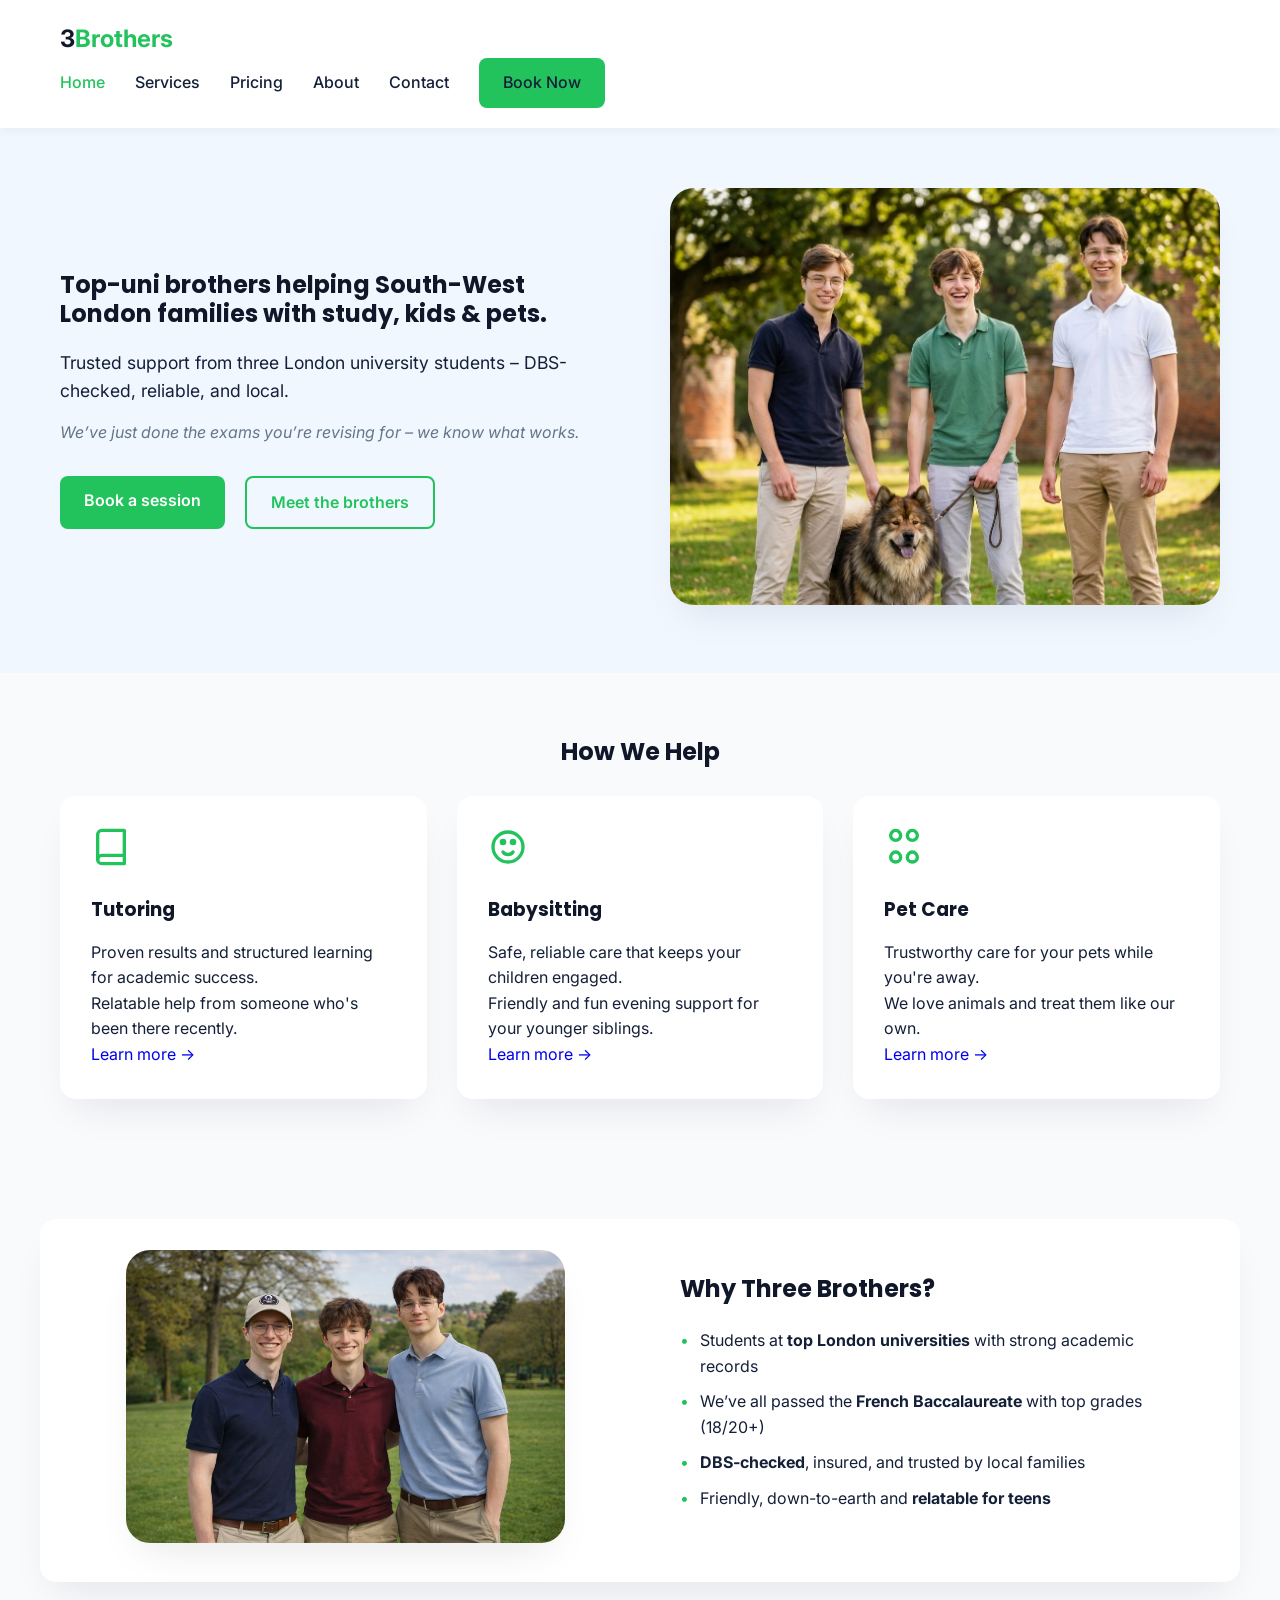
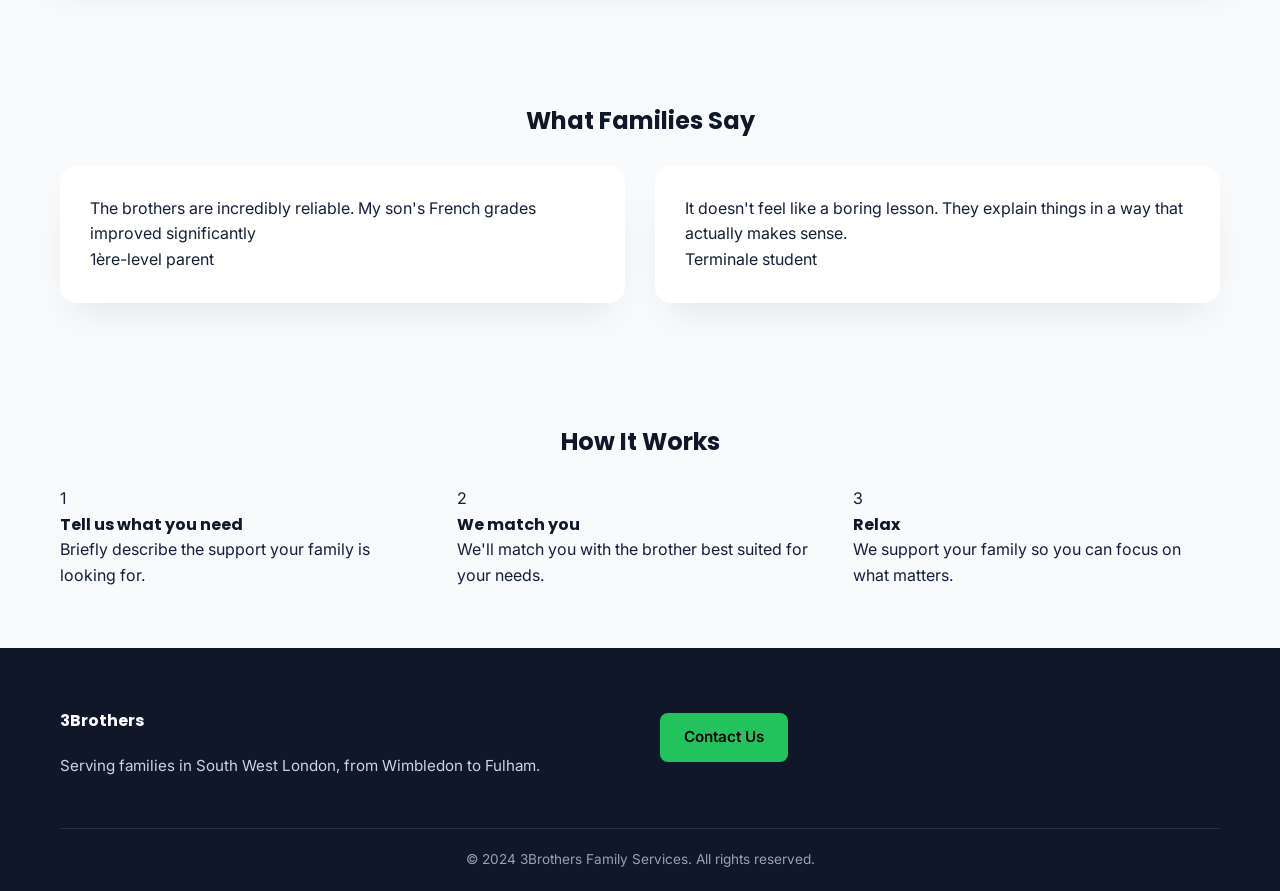
<file: index.html>
<!DOCTYPE html>
<html lang="en">

<head>
    <meta charset="UTF-8">
    <meta name="viewport" content="width=device-width, initial-scale=1.0">
    <title>3Brothers | Premier Family Services in SW London</title>
    <meta name="description"
        content="Trusted Math and French tutoring, babysitting, and pet care by three London university students. Reliable support for families in Wimbledon to Fulham.">
    <link rel="stylesheet" href="style.css">
</head>

<body>

    <header>
        <div class="container nav">
            <a href="index.html" class="logo">3<span>Brothers</span></a>
            <div class="nav-links">
                <a href="index.html" class="active-link">Home</a>
                <a href="services.html">Services</a>
                <a href="pricing.html">Pricing</a>
                <a href="about.html">About</a>
                <a href="contact.html">Contact</a>
                <a href="contact.html" class="btn btn-primary">Book Now</a>
            </div>
            <!-- Mobile Menu Toggle Placeholder -->
            <button class="menu-toggle" id="menu-toggle" aria-label="Toggle Menu">
                <span></span>
                <span></span>
                <span></span>
            </button>
        </div>
    </header>

    <main>
        <!-- Hero Section -->
        <section class="hero">
            <div class="container hero-grid">
                <div class="hero-text">
                    <h1>Top-uni brothers helping South-West London families with study, kids & pets.</h1>
                    <p class="parent-sub">Trusted support from three London university students – DBS-checked, reliable,
                        and local.</p>
                    <p class="student-sub">We’ve just done the exams you’re revising for – we know what works.</p>
                    <div class="hero-btns">
                        <a href="contact.html" class="btn btn-primary">Book a session</a>
                        <a href="about.html" class="btn btn-outline">Meet the brothers</a>
                    </div>
                </div>
                <div class="hero-image reveal-up reveal">
                    <img src="3Bros_01.png" alt="Elouan, Valérian and Timéo" class="premium-img">
                </div>
            </div>
        </section>

        <!-- Services Strip -->
        <section class="services-strip">
            <div class="container section-header">
                <h2>How We Help</h2>
            </div>
            <div class="container grid-3">
                <div class="card service-card glass-card reveal">
                    <div class="icon-svg">
                        <svg width="40" height="40" viewBox="0 0 24 24" fill="none" stroke="currentColor"
                            stroke-width="2" stroke-linecap="round" stroke-linejoin="round" class="mint-icon">
                            <path d="M4 19.5A2.5 2.5 0 0 1 6.5 17H20"></path>
                            <path d="M6.5 2H20v20H6.5A2.5 2.5 0 0 1 4 19.5v-15A2.5 2.5 0 0 1 6.5 2z"></path>
                        </svg>
                    </div>
                    <h3>Tutoring</h3>
                    <p class="text-parent">Proven results and structured learning for academic success.</p>
                    <p class="text-student">Relatable help from someone who's been there recently.</p>
                    <a href="services.html#tutoring" class="learn-more">Learn more →</a>
                </div>
                <div class="card service-card glass-card reveal">
                    <div class="icon-svg">
                        <svg width="40" height="40" viewBox="0 0 24 24" fill="none" stroke="currentColor"
                            stroke-width="2" stroke-linecap="round" stroke-linejoin="round" class="mint-icon">
                            <path d="M12 21a9 9 0 1 0 0-18 9 9 0 0 0 0 18z"></path>
                            <path d="M9 10a1 1 0 1 0 0-2 1 1 0 0 0 0 2z"></path>
                            <path d="M15 10a1 1 0 1 0 0-2 1 1 0 0 0 0 2z"></path>
                            <path d="M9 15c.66 1 2 1.5 3 1.5s2.34-.5 3-1.5"></path>
                        </svg>
                    </div>
                    <h3>Babysitting</h3>
                    <p class="text-parent">Safe, reliable care that keeps your children engaged.</p>
                    <p class="text-student">Friendly and fun evening support for your younger siblings.</p>
                    <a href="services.html#babysitting" class="learn-more">Learn more →</a>
                </div>
                <div class="card service-card glass-card reveal">
                    <div class="icon-svg">
                        <svg width="40" height="40" viewBox="0 0 24 24" fill="none" stroke="currentColor"
                            stroke-width="2" stroke-linecap="round" stroke-linejoin="round" class="mint-icon">
                            <path
                                d="M10 5.172C10 3.742 8.828 2 7 2c-1.828 0-3 1.742-3 3.172 0 1.43 1.172 2.828 3 2.828 1.828 0 3-1.398 3-2.828z">
                            </path>
                            <path
                                d="M20 5.172C20 3.742 18.828 2 17 2c-1.828 0-3 1.742-3 3.172 0 1.43 1.172 2.828 3 2.828 1.828 0 3-1.398 3-2.828z">
                            </path>
                            <path
                                d="M7 15c-1.828 0-3 1.742-3 3.172 0 1.43 1.172 2.828 3 2.828 1.828 0 3-1.398 3-2.828C10 16.742 8.828 15 7 15z">
                            </path>
                            <path
                                d="M17 15c-1.828 0-3 1.742-3 3.172 0 1.43 1.172 2.828 3 2.828 1.828 0 3-1.398 3-2.828C20 16.742 18.828 15 17 15z">
                            </path>
                        </svg>
                    </div>
                    <h3>Pet Care</h3>
                    <p class="text-parent">Trustworthy care for your pets while you're away.</p>
                    <p class="text-student">We love animals and treat them like our own.</p>
                    <a href="services.html#pet-care" class="learn-more">Learn more →</a>
                </div>
            </div>
        </section>

        <!-- Why Three Brothers -->
        <section class="why-us">
            <div class="container card glass-card reveal">
                <div class="service-content">
                    <div class="service-img reveal-up reveal" style="max-width: 80%; margin: 0 auto;">
                        <img src="3Bros_02.png" alt="The 3 Brothers" class="premium-img">
                    </div>
                    <div class="service-text">
                        <h2>Why Three Brothers?</h2>
                        <ul class="benefits-list">
                            <li>Students at <strong>top London universities</strong> with strong academic records</li>
                            <li>We’ve all passed the <strong>French Baccalaureate</strong> with top grades (18/20+)</li>
                            <li><strong>DBS-checked</strong>, insured, and trusted by local families</li>
                            <li>Friendly, down-to-earth and <strong>relatable for teens</strong></li>
                        </ul>
                    </div>
                </div>
            </div>
        </section>

        <!-- testimonials -->
        <section class="testimonials">
            <div class="container section-header">
                <h2>What Families Say</h2>
            </div>
            <div class="container grid-2">
                <div class="card testimonial-card">
                    <p data-content="testimonial_1_quote">"The brothers are incredibly reliable. My son's French grades
                        improved significantly in just one
                        term."</p>
                    <span class="badge" data-content="testimonial_1_author">A-level parent</span>
                </div>
                <div class="card testimonial-card">
                    <p data-content="testimonial_2_quote">"It doesn't feel like a boring lesson. They explain things in
                        a way that actually makes sense."
                    </p>
                    <span class="badge" data-content="testimonial_2_author">Year 11 student</span>
                </div>
            </div>
        </section>

        <!-- How it works -->
        <section class="how-it-works">
            <div class="container section-header">
                <h2>How It Works</h2>
            </div>
            <div class="container grid-3">
                <div class="step">
                    <div class="step-num">1</div>
                    <h4>Tell us what you need</h4>
                    <p>Briefly describe the support your family is looking for.</p>
                </div>
                <div class="step">
                    <div class="step-num">2</div>
                    <h4>We match you</h4>
                    <p>We'll match you with the brother best suited for your needs.</p>
                </div>
                <div class="step">
                    <div class="step-num">3</div>
                    <h4>Relax</h4>
                    <p>We support your family so you can focus on what matters.</p>
                </div>
            </div>
        </section>
    </main>

    <footer>
        <div class="container">
            <div class="footer-content">
                <div class="footer-section">
                    <h4>3Brothers</h4>
                    <p>Serving families in South West London, from Wimbledon to Fulham.</p>
                </div>
                <div class="footer-section">
                    <a href="contact.html" class="btn btn-primary">Contact Us</a>
                </div>
            </div>
            <div class="footer-bottom">
                <p>&copy; 2024 3Brothers Family Services. All rights reserved.</p>
            </div>
        </div>
    </footer>

    <script src="content.js"></script>
    <script src="main.js"></script>
</body>

</html>
</file>
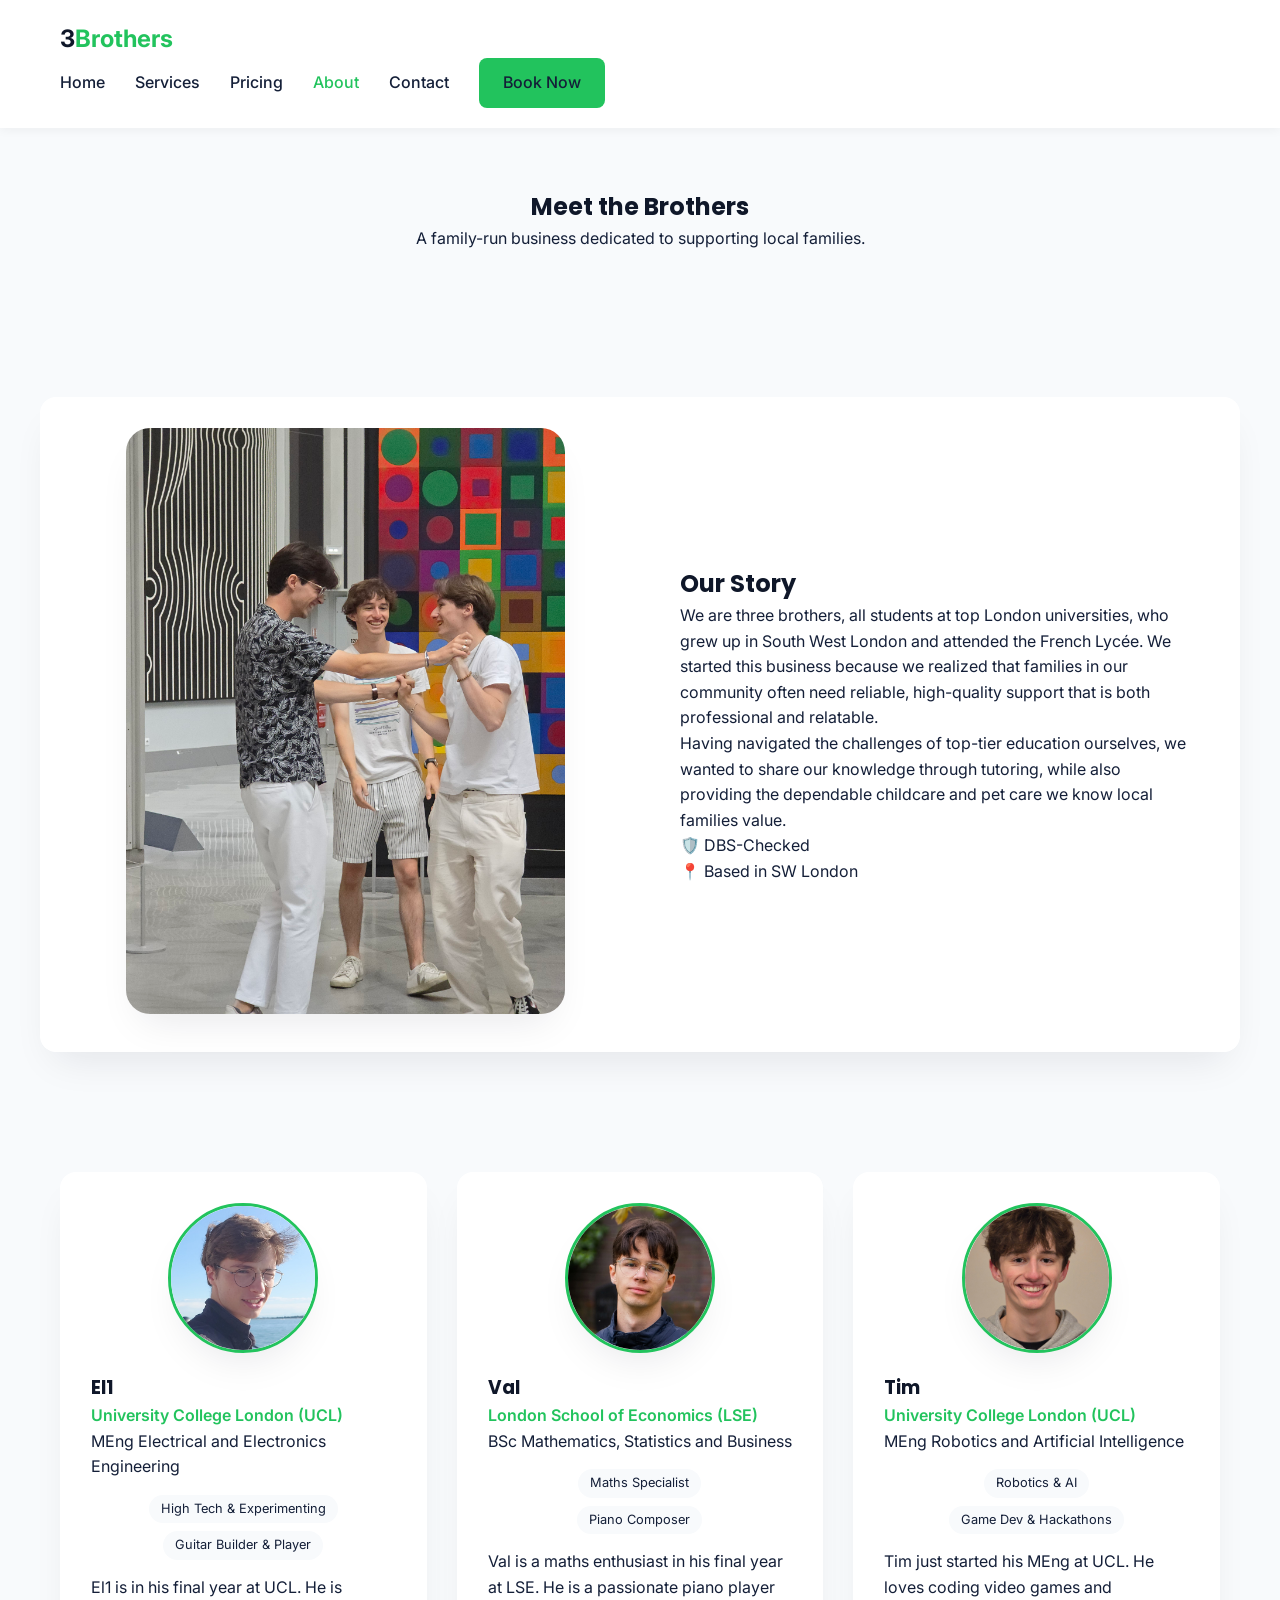
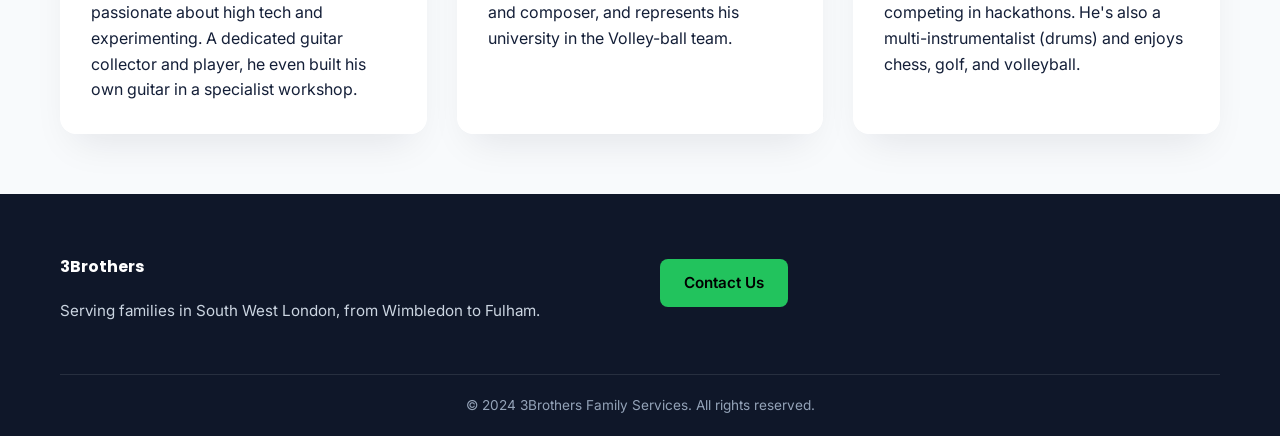
<file: about.html>
<!DOCTYPE html>
<html lang="en">

<head>
    <meta charset="UTF-8">
    <meta name="viewport" content="width=device-width, initial-scale=1.0">
    <title>About Us | 3Brothers</title>
    <meta name="description"
        content="Meet the three brothers: London university students providing trusted family support in South West London.">
    <link rel="stylesheet" href="style.css">
</head>

<body>

    <header>
        <div class="container nav">
            <a href="index.html" class="logo">3<span>Brothers</span></a>
            <div class="nav-links">
                <a href="index.html">Home</a>
                <a href="services.html">Services</a>
                <a href="pricing.html">Pricing</a>
                <a href="about.html" class="active-link">About</a>
                <a href="contact.html">Contact</a>
                <a href="contact.html" class="btn btn-primary">Book Now</a>
            </div>
            <button class="menu-toggle" id="menu-toggle" aria-label="Toggle Menu">
                <span></span>
                <span></span>
                <span></span>
            </button>
        </div>
    </header>

    <main>
        <section class="about-hero">
            <div class="container section-header">
                <h1>Meet the Brothers</h1>
                <p>A family-run business dedicated to supporting local families.</p>
            </div>
        </section>

        <section class="our-story">
            <div class="container card glass-card reveal">
                <div class="service-content">
                    <div class="service-img reveal-up reveal" style="max-width: 80%; margin: 0 auto;">
                        <img src="3Bros_03.jpg" alt="The 3 Brothers" class="premium-img">
                    </div>
                    <div class="service-text">
                        <h2>Our Story</h2>
                        <p>We are three brothers, all students at top London universities, 
                        who grew up in South West London and attended the French Lycée. 
                        We started this business because we realized that families in
                        our community often need reliable, high-quality support 
                        that is both professional and relatable.
                        </p>
                        <p>Having navigated the challenges of top-tier education ourselves, 
                        we wanted to share our knowledge through tutoring, 
                        while also providing the dependable childcare and 
                        pet care we know local families value.</p>
                        <div class="trust-markers">
                            <div class="marker">🛡️ <span>DBS-Checked</span></div>
                            <div class="marker">📍 <span>Based in SW London</span></div>
                        </div>
                    </div>
                </div>
            </div>
        </section>

        <section class="profiles">
            <div class="container grid-3">
                <!-- Brother 1 -->
                <div class="card profile-card glass-card reveal">
                    <div class="profile-img-container">
                        <img src="El_00.jpg" alt="Elouan" class="profile-img">
                    </div>
                    <h3>El1</h3>
                    <p class="uni">University College London (UCL)</p>
                    <p class="course">MEng Electrical and Electronics Engineering</p>
                    <div class="strengths">
                        <span>High Tech & Experimenting</span>
                        <span>Guitar Builder & Player</span>
                    </div>
                    <p class="bio">El1 is in his final year at UCL. He is passionate about high tech and
                        experimenting. A dedicated guitar collector and player, he even built his own guitar in a
                        specialist workshop.</p>
                </div>

                <!-- Brother 2 -->
                <div class="card profile-card glass-card reveal">
                    <div class="profile-img-container">
                        <img src="Val_00.png" alt="Valérian" class="profile-img">
                    </div>
                    <h3>Val</h3>
                    <p class="uni">London School of Economics (LSE)</p>
                    <p class="course">BSc Mathematics, Statistics and Business</p>
                    <div class="strengths">
                        <span>Maths Specialist</span>
                        <span>Piano Composer</span>
                    </div>
                    <p class="bio">Val is a maths enthusiast in his final year at LSE. He is a passionate piano
                        player and composer, and represents his university in the Volley-ball team.</p>
                </div>

                <!-- Brother 3 -->
                <div class="card profile-card glass-card reveal">
                    <div class="profile-img-container">
                        <img src="Tim_00.jpg" alt="Timéo" class="profile-img">
                    </div>
                    <h3>Tim</h3>
                    <p class="uni">University College London (UCL)</p>
                    <p class="course">MEng Robotics and Artificial Intelligence</p>
                    <div class="strengths">
                        <span>Robotics & AI</span>
                        <span>Game Dev & Hackathons</span>
                    </div>
                    <p class="bio">Tim just started his MEng at UCL. He loves coding video games and competing in
                        hackathons. He's also a multi-instrumentalist (drums) and enjoys chess, golf, and volleyball.
                    </p>
                </div>
            </div>
        </section>

    </main>

    <footer>
        <div class="container">
            <div class="footer-content">
                <div class="footer-section">
                    <h4>3Brothers</h4>
                    <p>Serving families in South West London, from Wimbledon to Fulham.</p>
                </div>
                <div class="footer-section">
                    <a href="contact.html" class="btn btn-primary">Contact Us</a>
                </div>
            </div>
            <div class="footer-bottom">
                <p>&copy; 2024 3Brothers Family Services. All rights reserved.</p>
            </div>
        </div>
    </footer>

    <script src="content.js"></script>
    <script src="main.js"></script>
</body>

</html>
</file>
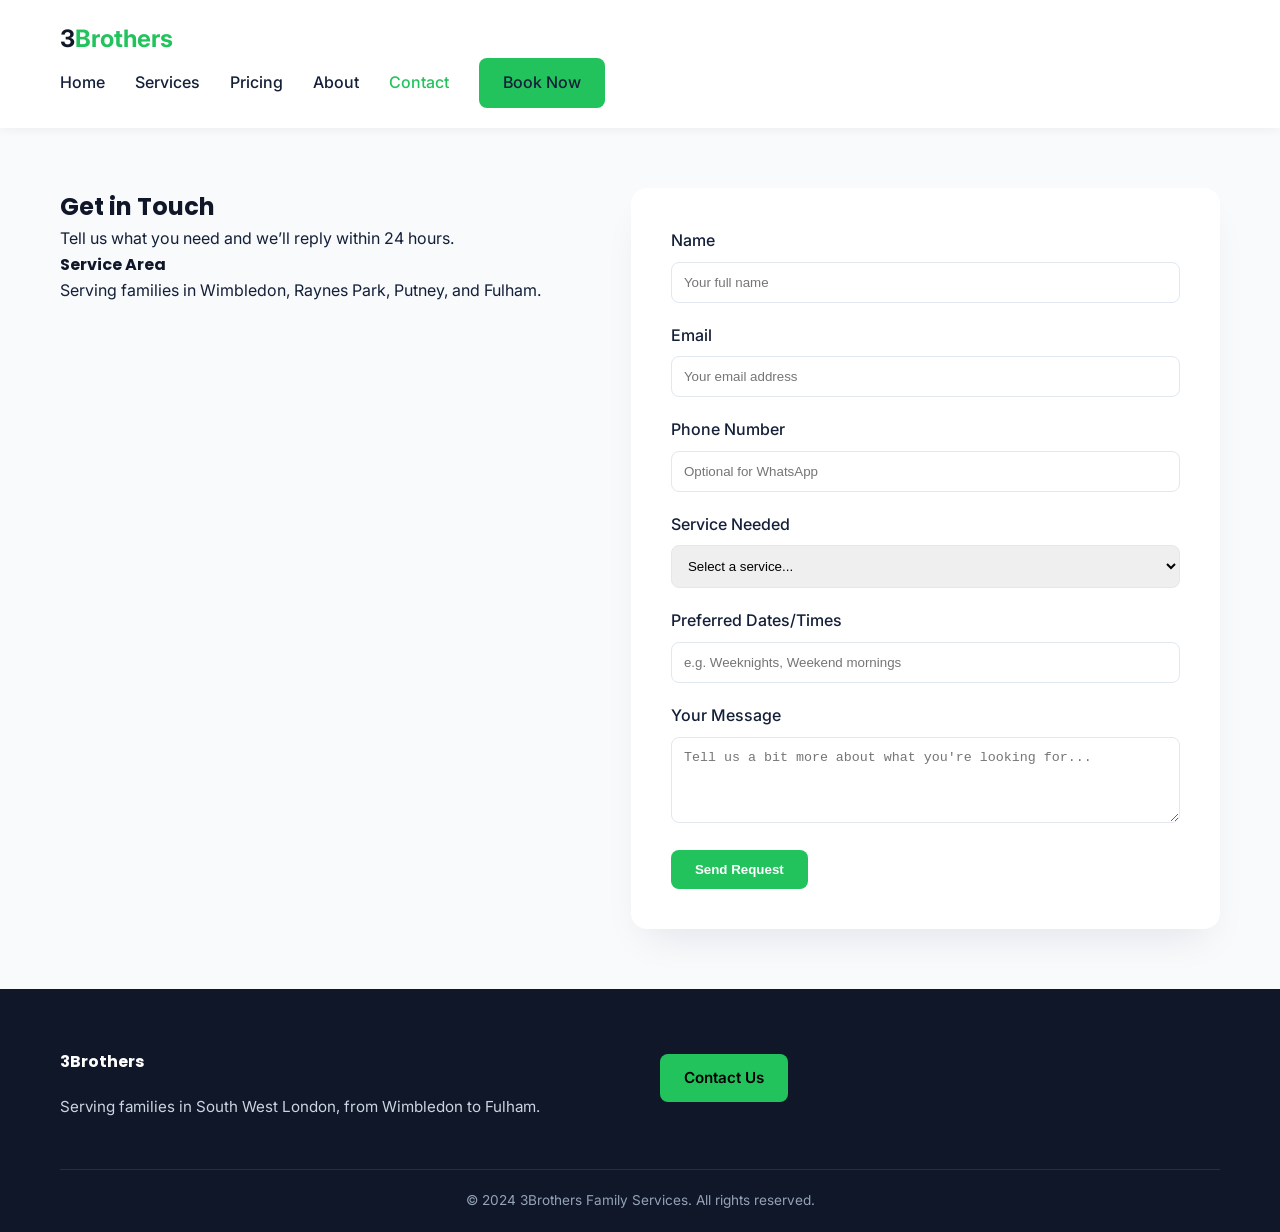
<file: contact.html>
<!DOCTYPE html>
<html lang="en">

<head>
    <meta charset="UTF-8">
    <meta name="viewport" content="width=device-width, initial-scale=1.0">
    <title>Contact & Book | 3Brothers</title>
    <meta name="description"
        content="Get in touch with 3Brothers for tutoring, babysitting, or pet care services. Request a booking today.">
    <link rel="stylesheet" href="style.css">
</head>

<body>

    <header>
        <div class="container nav">
            <a href="index.html" class="logo">3<span>Brothers</span></a>
            <div class="nav-links">
                <a href="index.html">Home</a>
                <a href="services.html">Services</a>
                <a href="pricing.html">Pricing</a>
                <a href="about.html">About</a>
                <a href="contact.html" class="active-link">Contact</a>
                <a href="contact.html" class="btn btn-primary">Book Now</a>
            </div>
            <button class="menu-toggle" id="menu-toggle" aria-label="Toggle Menu">
                <span></span>
                <span></span>
                <span></span>
            </button>
        </div>
    </header>

    <main>
        <section class="contact-section">
            <div class="container">
                <div class="contact-grid">
                    <div class="contact-info">
                        <h1>Get in Touch</h1>
                        <p class="intro">Tell us what you need and we’ll reply within 24 hours.</p>

                        <div class="info-blocks">
                            <div class="info-block">
                                <h4>Service Area</h4>
                                <p>Serving families in Wimbledon, Raynes Park, Putney, and Fulham.</p>
                            </div>
                        </div>
                    </div>

                    <div class="contact-form-container card">
                        <form id="booking-form" action="https://formspree.io/f/mlgpybyb" method="POST">
                            <div class="form-group">
                                <label for="name">Name</label>
                                <input type="text" id="name" name="name" required placeholder="Your full name">
                            </div>
                            <div class="form-group">
                                <label for="email">Email</label>
                                <input type="email" id="email" name="email" required placeholder="Your email address">
                            </div>
                            <div class="form-group">
                                <label for="phone">Phone Number</label>
                                <input type="tel" id="phone" name="phone" placeholder="Optional for WhatsApp">
                            </div>
                            <div class="form-group">
                                <label for="service">Service Needed</label>
                                <select id="service" name="service" required>
                                    <option value="">Select a service...</option>
                                    <option value="math-tutoring">Math Tutoring</option>
                                    <option value="french-tutoring">French Tutoring</option>
                                    <option value="babysitting">Babysitting</option>
                                    <option value="pet-sitting">Pet Sitting</option>
                                    <option value="other">Other / Multiple</option>
                                </select>
                            </div>
                            <div class="form-group">
                                <label for="timing">Preferred Dates/Times</label>
                                <input type="text" id="timing" name="timing"
                                    placeholder="e.g. Weeknights, Weekend mornings">
                            </div>
                            <div class="form-group">
                                <label for="message">Your Message</label>
                                <textarea id="message" name="message" rows="4"
                                    placeholder="Tell us a bit more about what you're looking for..."></textarea>
                            </div>
                            <button type="submit" class="btn btn-primary btn-full">Send Request</button>
                        </form>
                    </div>
                </div>
            </div>
        </section>
    </main>

    <footer>
        <div class="container">
            <div class="footer-content">
                <div class="footer-section">
                    <h4>3Brothers</h4>
                    <p>Serving families in South West London, from Wimbledon to Fulham.</p>
                </div>
                <!-- ... other footer sections ... -->
                <div class="footer-section">
                    <a href="contact.html" class="btn btn-primary">Contact Us</a>
                </div>
            </div>
            <div class="footer-bottom">
                <p>&copy; 2024 3Brothers Family Services. All rights reserved.</p>
            </div>
        </div>
    </footer>

    <script src="content.js"></script>
    <script src="main.js"></script>
</body>

</html>
</file>
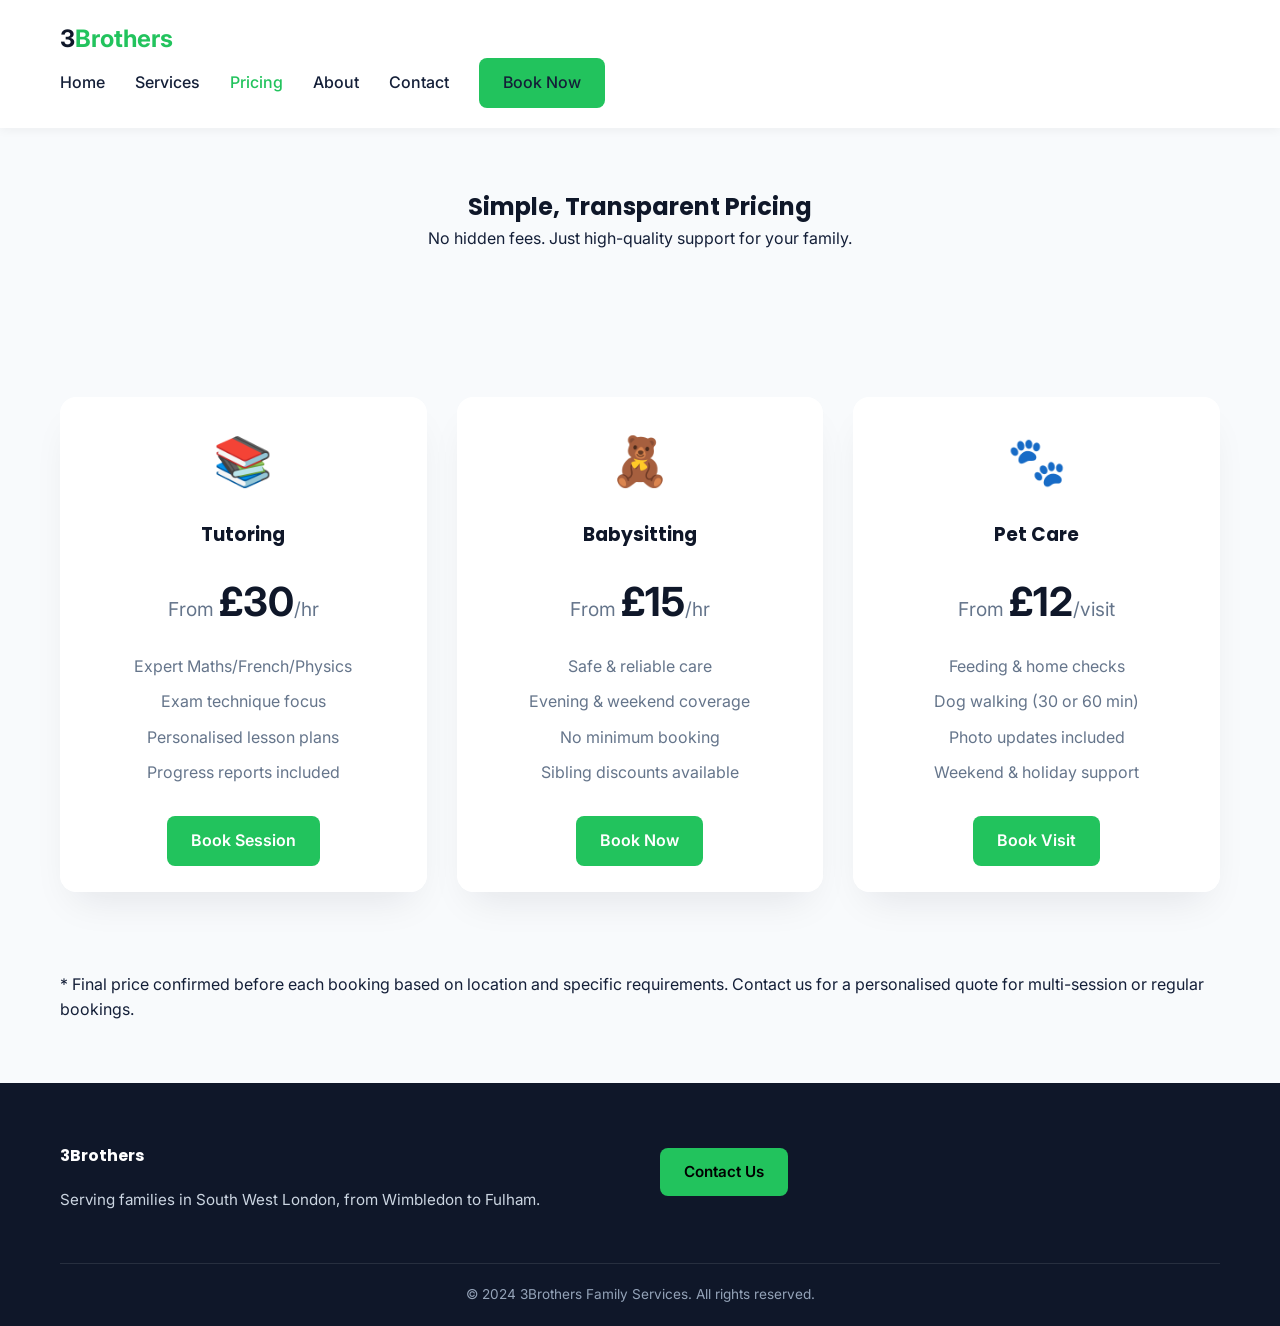
<file: pricing.html>
<!DOCTYPE html>
<html lang="en">

<head>
    <meta charset="UTF-8">
    <meta name="viewport" content="width=device-width, initial-scale=1.0">
    <title>Pricing | 3Brothers</title>
    <meta name="description"
        content="Transparent, competitive pricing for tutoring, babysitting, and pet care services in London.">
    <link rel="stylesheet" href="style.css">
</head>

<body>

    <header>
        <div class="container nav">
            <a href="index.html" class="logo">3<span>Brothers</span></a>
            <div class="nav-links">
                <a href="index.html">Home</a>
                <a href="services.html">Services</a>
                <a href="pricing.html" class="active-link">Pricing</a>
                <a href="about.html">About</a>
                <a href="contact.html">Contact</a>
                <a href="contact.html" class="btn btn-primary">Book Now</a>
            </div>
            <button class="menu-toggle" id="menu-toggle" aria-label="Toggle Menu">
                <span></span>
                <span></span>
                <span></span>
            </button>
        </div>
    </header>

    <main>
        <section class="pricing-header">
            <div class="container section-header">
                <h1>Simple, Transparent Pricing</h1>
                <p>No hidden fees. Just high-quality support for your family.</p>
            </div>
        </section>

        <section class="pricing-table">
            <div class="container grid-3">
                <!-- Tutoring -->
                <div class="card pricing-card glass-card reveal">
                    <div class="pricing-icon">📚</div>
                    <h3>Tutoring</h3>
                    <div class="price">From <span data-content="price_tutoring"></span>/hr</div>
                    <ul class="pricing-features">
                        <li>Expert Maths/French/Physics</li>
                        <li>Exam technique focus</li>
                        <li>Personalised lesson plans</li>
                        <li>Progress reports included</li>
                    </ul>
                    <a href="contact.html" class="btn btn-primary">Book Session</a>
                </div>

                <!-- Babysitting -->
                <div class="card pricing-card glass-card reveal">
                    <div class="pricing-icon">🧸</div>
                    <h3>Babysitting</h3>
                    <div class="price">From <span data-content="price_babysitting">£15</span>/hr</div>
                    <ul class="pricing-features">
                        <li>Safe & reliable care</li>
                        <li>Evening & weekend coverage</li>
                        <li>No minimum booking</li>
                        <li>Sibling discounts available</li>
                    </ul>
                    <a href="contact.html" class="btn btn-primary">Book Now</a>
                </div>

                <!-- Pet Care -->
                <div class="card pricing-card glass-card reveal">
                    <div class="pricing-icon">🐾</div>
                    <h3>Pet Care</h3>
                    <div class="price">From <span data-content="price_pet_care">£12</span>/visit</div>
                    <ul class="pricing-features">
                        <li>Feeding & home checks</li>
                        <li>Dog walking (30 or 60 min)</li>
                        <li>Photo updates included</li>
                        <li>Weekend & holiday support</li>
                    </ul>
                    <a href="contact.html" class="btn btn-primary">Book Visit</a>
                </div>
            </div>

            <div class="container pricing-note">
                <p>* Final price confirmed before each booking based on location and specific requirements. Contact us
                    for a personalised quote for multi-session or regular bookings.</p>
            </div>
        </section>
    </main>

    <footer>
        <div class="container">
            <div class="footer-content">
                <div class="footer-section">
                    <h4>3Brothers</h4>
                    <p>Serving families in South West London, from Wimbledon to Fulham.</p>
                </div>
                <div class="footer-section">
                    <a href="contact.html" class="btn btn-primary">Contact Us</a>
                </div>
            </div>
            <div class="footer-bottom">
                <p>&copy; 2024 3Brothers Family Services. All rights reserved.</p>
            </div>
        </div>
    </footer>

    <script src="content.js"></script>
    <script src="main.js"></script>
</body>

</html>
</file>
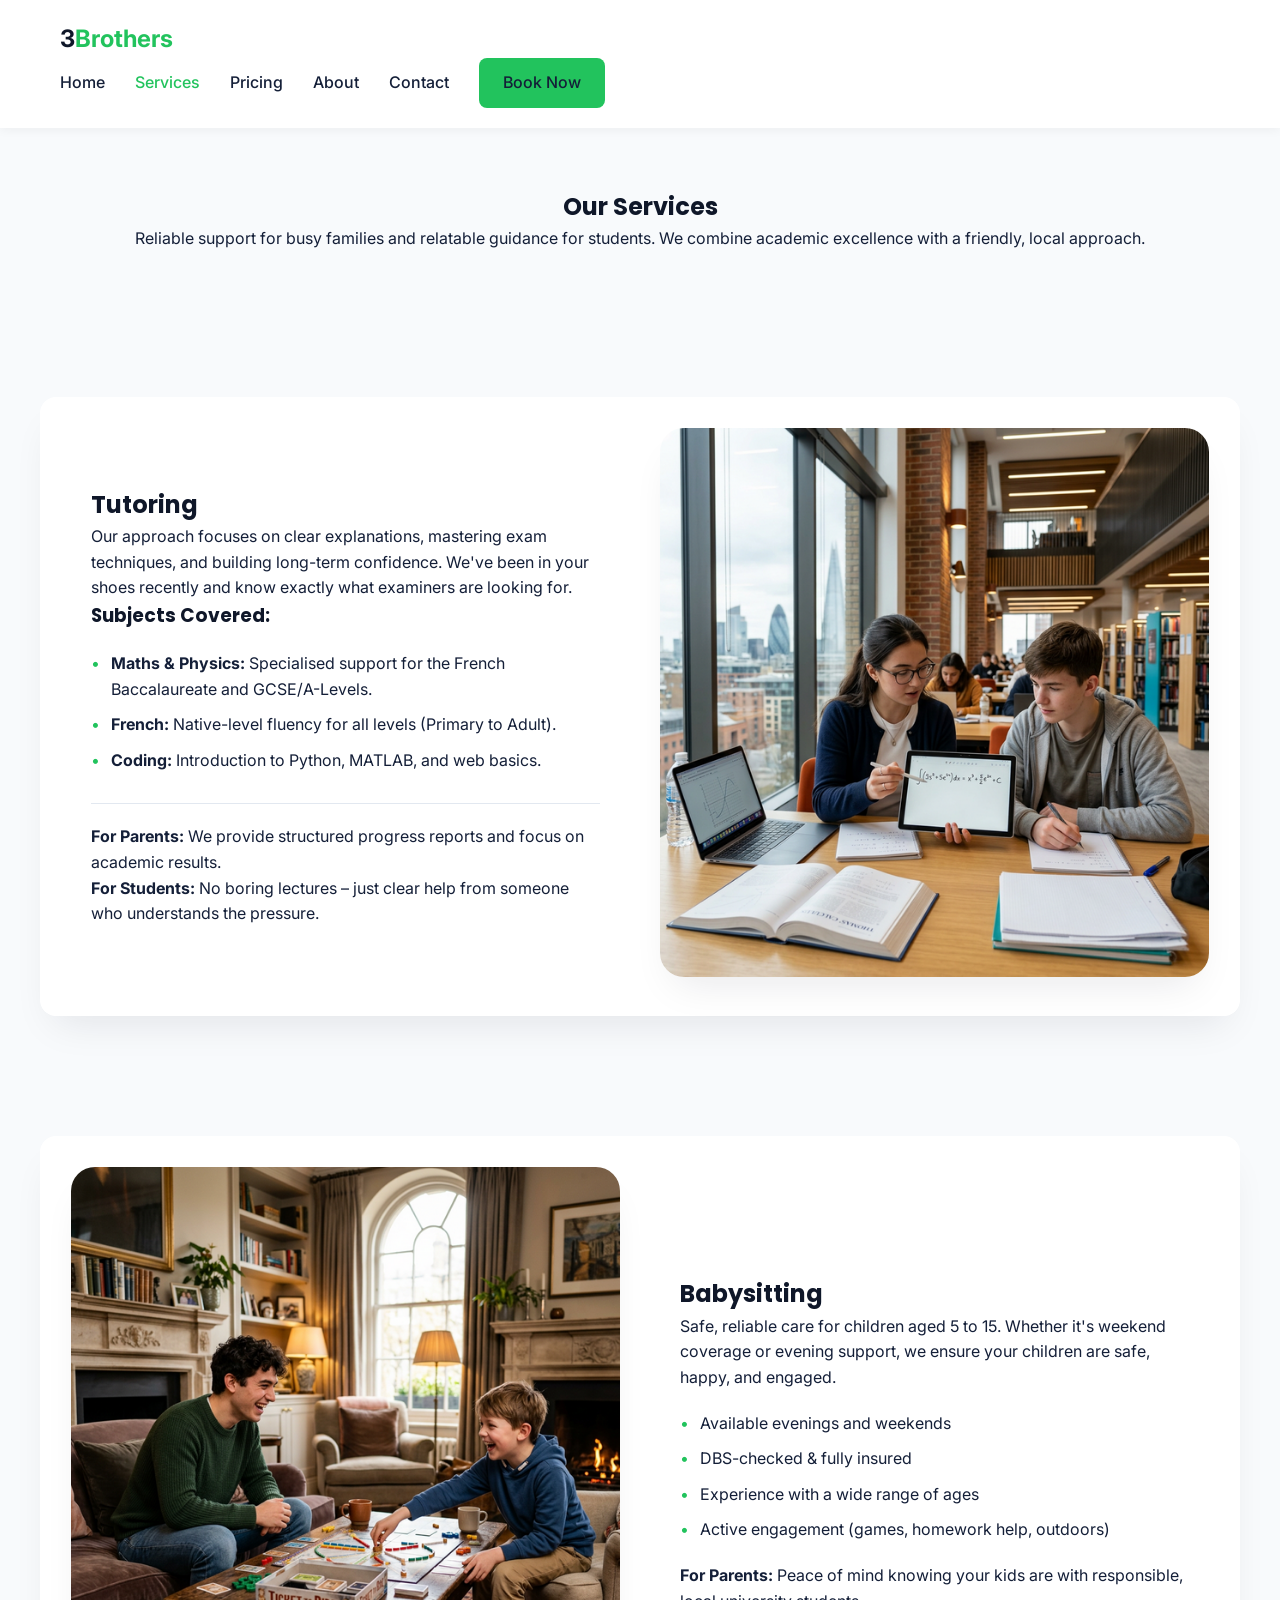
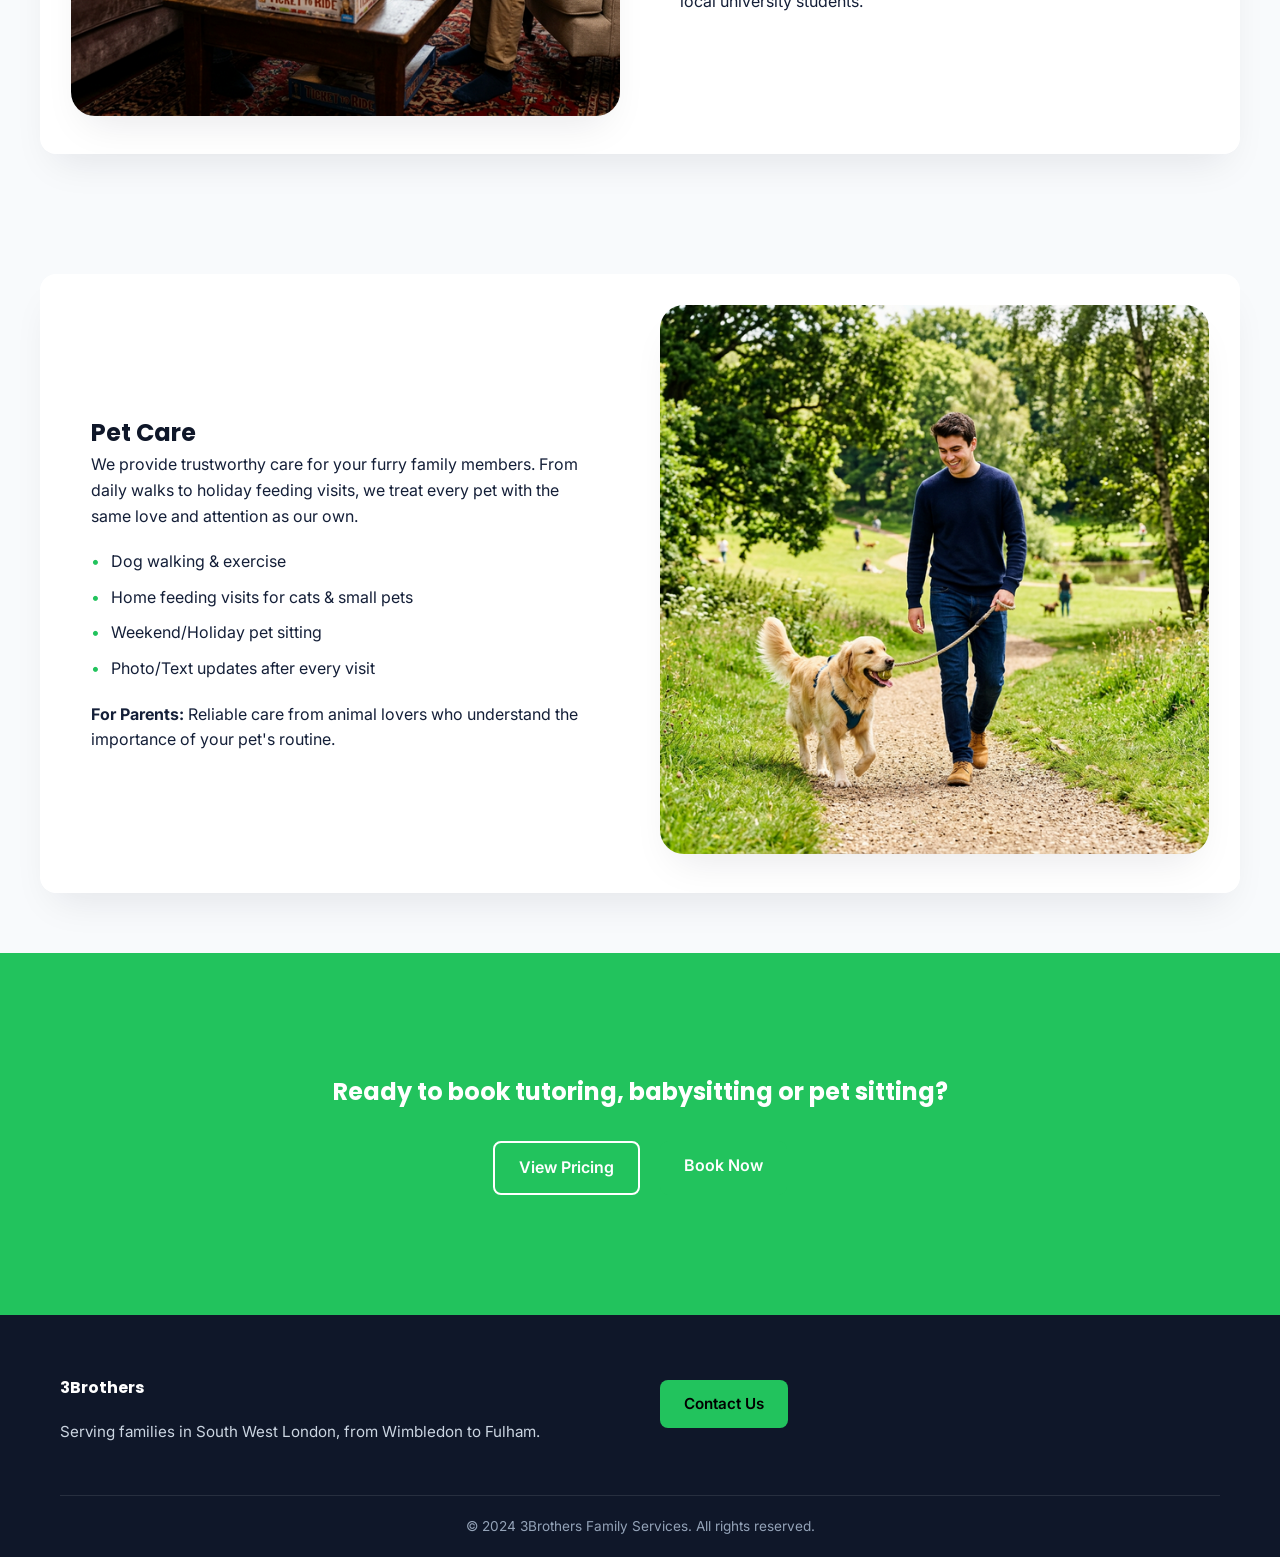
<file: services.html>
<!DOCTYPE html>
<html lang="en">

<head>
    <meta charset="UTF-8">
    <meta name="viewport" content="width=device-width, initial-scale=1.0">
    <title>Our Services | 3Brothers</title>
    <meta name="description"
        content="Detailed tutoring, babysitting, and pet care services tailored for families and students in South West London.">
    <link rel="stylesheet" href="style.css">
</head>

<body>

    <header>
        <div class="container nav">
            <a href="index.html" class="logo">3<span>Brothers</span></a>
            <div class="nav-links">
                <a href="index.html">Home</a>
                <a href="services.html" class="active-link">Services</a>
                <a href="pricing.html">Pricing</a>
                <a href="about.html">About</a>
                <a href="contact.html">Contact</a>
                <a href="contact.html" class="btn btn-primary">Book Now</a>
            </div>
            <button class="menu-toggle" id="menu-toggle" aria-label="Toggle Menu">
                <span></span>
                <span></span>
                <span></span>
            </button>
        </div>
    </header>

    <main>
        <section class="services-intro">
            <div class="container section-header">
                <h1>Our Services</h1>
                <p>Reliable support for busy families and relatable guidance for students. We combine academic
                    excellence with a friendly, local approach.</p>
            </div>
        </section>

        <!-- Tutoring -->
        <section id="tutoring" class="service-detail">
            <div class="container card glass-card reveal">
                <div class="service-content">
                    <div class="service-text">
                        <h2>Tutoring</h2>
                        <p class="approach">Our approach focuses on clear explanations, mastering exam techniques, and
                            building long-term confidence. We've been in your shoes recently and know exactly what
                            examiners are looking for.</p>
                        <h3>Subjects Covered:</h3>
                        <ul>
                            <li><strong>Maths & Physics:</strong> Specialised support for the French Baccalaureate and
                                GCSE/A-Levels.</li>
                            <li><strong>French:</strong> Native-level fluency for all levels (Primary to Adult).</li>
                            <li><strong>Coding:</strong> Introduction to Python, MATLAB, and web basics.</li>
                        </ul>
                        <div class="audience-notes">
                            <p class="note-parent"><strong>For Parents:</strong> We provide structured progress reports
                                and focus on academic results.</p>
                            <p class="note-student"><strong>For Students:</strong> No boring lectures – just clear help
                                from someone who understands the pressure.</p>
                        </div>
                    </div>
                    <div class="service-img reveal-up reveal">
                        <img src="tutoring_session.png" alt="Tutoring" class="premium-img">
                    </div>
                </div>
            </div>
        </section>

        <!-- Babysitting -->
        <section id="babysitting" class="service-detail">
            <div class="container card glass-card reveal">
                <div class="service-content reverse">
                    <div class="service-text">
                        <h2>Babysitting</h2>
                        <p>Safe, reliable care for children aged 5 to 15. Whether it's weekend coverage or evening
                            support, we ensure your children are safe, happy, and engaged.</p>
                        <ul>
                            <li>Available evenings and weekends</li>
                            <li>DBS-checked & fully insured</li>
                            <li>Experience with a wide range of ages</li>
                            <li>Active engagement (games, homework help, outdoors)</li>
                        </ul>
                        <p class="note-parent"><strong>For Parents:</strong> Peace of mind knowing your kids are with
                            responsible, local university students.</p>
                    </div>
                    <div class="service-img reveal-up reveal">
                        <img src="babysitting_fun.png" alt="Babysitting" class="premium-img">
                    </div>
                </div>
            </div>
        </section>

        <!-- Pet Care -->
        <section id="pet-care" class="service-detail">
            <div class="container card glass-card reveal">
                <div class="service-content">
                    <div class="service-text">
                        <h2>Pet Care</h2>
                        <p>We provide trustworthy care for your furry family members. From daily walks to holiday
                            feeding visits, we treat every pet with the same love and attention as our own.</p>
                        <ul>
                            <li>Dog walking & exercise</li>
                            <li>Home feeding visits for cats & small pets</li>
                            <li>Weekend/Holiday pet sitting</li>
                            <li>Photo/Text updates after every visit</li>
                        </ul>
                        <p class="note-parent"><strong>For Parents:</strong> Reliable care from animal lovers who
                            understand the importance of your pet's routine.</p>
                    </div>
                    <div class="service-img reveal-up reveal">
                        <img src="pet_care_walk.png" alt="Pet Care" class="premium-img">
                    </div>
                </div>
            </div>
        </section>

        <!-- CTA Strip -->
        <section class="cta-strip">
            <div class="container">
                <div class="cta-card">
                    <h2>Ready to book tutoring, babysitting or pet sitting?</h2>
                    <div class="cta-btns">
                        <a href="pricing.html" class="btn btn-outline">View Pricing</a>
                        <a href="contact.html" class="btn btn-primary">Book Now</a>
                    </div>
                </div>
            </div>
        </section>
    </main>

    <footer>
        <!-- Same footer as index -->
        <div class="container">
            <div class="footer-content">
                <div class="footer-section">
                    <h4>3Brothers</h4>
                    <p>Serving families in South West London, from Wimbledon to Fulham.</p>
                </div>
                <div class="footer-section">
                    <a href="contact.html" class="btn btn-primary">Contact Us</a>
                </div>
            </div>
            <div class="footer-bottom">
                <p>&copy; 2024 3Brothers Family Services. All rights reserved.</p>
            </div>
        </div>
    </footer>

    <script src="content.js"></script>
    <script src="main.js"></script>
</body>

</html>
</file>
<file: style.css>
/* 
  3Brothers Family Services - Core Design System
  Oxford Blue + Mint Theme
*/

@import url('https://fonts.googleapis.com/css2?family=Inter:wght@400;500;600&family=Poppins:wght@600;700&display=swap');

:root {
    /* Colors - Using HSL for better control */
    --oxford-blue: hsl(222, 47%, 11%);
    --mint: hsl(142, 70%, 45%);
    --mint-hover: hsl(142, 72%, 35%);
    --accent-yellow: hsl(48, 96%, 53%);
    --bg-light: hsl(210, 40%, 98%);
    --text-dark: hsl(222, 47%, 15%);
    --text-muted: hsl(215, 16%, 47%);
    --white: hsl(0, 0%, 100%);
    --glass-bg: hsla(0, 0%, 100%, 0.7);
    --glass-border: hsla(0, 0%, 100%, 0.2);

    /* Spacing & Radii */
    --section-padding: 60px 20px;
    --container-max-width: 1200px;
    --radius-lg: 24px;
    --radius-md: 16px;
    --radius-sm: 8px;

    /* Shadows */
    --shadow-premium: 0 20px 40px -15px rgba(15, 23, 42, 0.1);
}

* {
    margin: 0;
    padding: 0;
    box-sizing: border-box;
}

body {
    font-family: 'Inter', sans-serif;
    background-color: var(--bg-light);
    color: var(--text-dark);
    line-height: 1.6;
    overflow-x: hidden;
}

h1,
h2,
h3,
h4 {
    font-family: 'Poppins', sans-serif;
    color: var(--oxford-blue);
    font-weight: 700;
}

a {
    text-decoration: none;
    transition: all 0.3s ease;
}

/* Layout */
.container {
    max-width: var(--container-max-width);
    margin: 0 auto;
    padding: 0 20px;
}

section {
    padding: var(--section-padding);
}

/* Navbar */
header {
    background-color: var(--white);
    padding: 20px 0;
    position: sticky;
    top: 0;
    z-index: 1000;
    box-shadow: 0 2px 10px rgba(0, 0, 0, 0.05);
}

nav {
    display: flex;
    justify-content: space-between;
    align-items: center;
}

.logo {
    font-size: 1.5rem;
    font-weight: 700;
    color: var(--oxford-blue);
}

.logo span {
    color: var(--mint);
}

.nav-links {
    display: flex;
    gap: 30px;
    align-items: center;
}

.nav-links a {
    color: var(--text-dark);
    font-weight: 500;
}

.nav-links a:hover,
.nav-links a.active-link {
    color: var(--mint);
}

.menu-toggle {
    display: none;
    flex-direction: column;
    justify-content: space-between;
    width: 30px;
    height: 21px;
    background: transparent;
    border: none;
    cursor: pointer;
    z-index: 1001;
}

.menu-toggle span {
    width: 100%;
    height: 3px;
    background-color: var(--oxford-blue);
    border-radius: 3px;
    transition: all 0.3s ease;
}

.menu-toggle.open span:nth-child(1) {
    transform: translateY(9px) rotate(45deg);
}

.menu-toggle.open span:nth-child(2) {
    opacity: 0;
}

.menu-toggle.open span:nth-child(3) {
    transform: translateY(-9px) rotate(-45deg);
}

/* Buttons */
.btn {
    display: inline-block;
    padding: 12px 24px;
    border-radius: 8px;
    font-weight: 600;
    cursor: pointer;
    transition: all 0.3s ease;
    border: none;
}

.btn-primary {
    background-color: var(--mint);
    color: var(--white);
}

.btn-primary:hover {
    background-color: var(--mint-hover);
    transform: translateY(-2px);
    box-shadow: 0 4px 12px rgba(34, 197, 94, 0.3);
}

.btn-outline {
    background-color: transparent;
    border: 2px solid var(--mint);
    color: var(--mint);
}

.btn-outline:hover {
    background-color: var(--mint);
    color: var(--white);
}

/* Glassmorphism */
.glass-card {
    background: var(--glass-bg);
    backdrop-filter: blur(12px);
    -webkit-backdrop-filter: blur(12px);
    border: 1px solid var(--glass-border);
    border-radius: var(--radius-lg);
    box-shadow: var(--shadow-premium);
}

/* Animations */
@keyframes fadeInUp {
    from {
        opacity: 0;
        transform: translateY(30px);
    }

    to {
        opacity: 1;
        transform: translateY(0);
    }
}

.reveal {
    opacity: 0;
    transition: all 0.8s cubic-bezier(0.4, 0, 0.2, 1);
}

.reveal.active {
    opacity: 1;
    transform: translateY(0);
}

.reveal-up {
    transform: translateY(50px);
}

/* Enhanced Cards */
.card {
    background: var(--white);
    padding: 30px;
    border-radius: var(--radius-md);
    box-shadow: var(--shadow-premium);
    transition: all 0.4s cubic-bezier(0.175, 0.885, 0.32, 1.275);
}

.card:hover {
    transform: translateY(-10px) scale(1.02);
    box-shadow: 0 30px 60px -15px rgba(15, 23, 42, 0.15);
}

/* Responsive */
@media (max-width: 768px) {
    .nav-links {
        display: none;
        /* Mobile menu logic in JS */
    }

    section {
        padding: 60px 20px;
    }

    h1 {
        font-size: 2rem;
    }
}

/* Footer */
footer {
    background-color: var(--oxford-blue);
    color: var(--white);
    padding: 60px 0 20px;
}

.footer-content {
    display: grid;
    grid-template-columns: repeat(auto-fit, minmax(200px, 1fr));
    gap: 40px;
    margin-bottom: 40px;
}

.footer-section h4 {
    color: var(--white);
    margin-bottom: 20px;
}

.footer-section p,
.footer-section a {
    color: #cbd5e1;
    font-size: 0.95rem;
    display: block;
    margin-bottom: 10px;
}

.footer-section a.btn {
    display: inline-block;
    color: #000;
    margin-top: 5px;
}

.footer-section a.btn:hover {
    color: #000;
}

.footer-bottom {
    text-align: center;
    border-top: 1px solid rgba(255, 255, 255, 0.1);
    padding-top: 20px;
    font-size: 0.85rem;
    color: #94a3b8;
}

/* Additional styles for Hero and Specific Sections */

.hero {
    background-color: #f0f7ff;
    padding: 60px 20px;
}

.split-layout {
    display: grid;
    grid-template-columns: 1fr 1fr;
    gap: 60px;
    align-items: center;
}

.hero-grid {
    display: grid;
    grid-template-columns: 1fr 1fr;
    gap: 60px;
    align-items: center;
}

.hero-text h1 {
    line-height: 1.2;
    margin-bottom: 20px;
}

.parent-sub {
    font-size: 1.1rem;
    color: var(--text-dark);
    margin-bottom: 15px;
}

.student-sub {
    font-size: 1rem;
    color: var(--text-muted);
    margin-bottom: 30px;
    font-style: italic;
}

.hero-btns {
    display: flex;
    gap: 20px;
}

.premium-img {
    width: 100%;
    height: auto;
    border-radius: var(--radius-lg);
    box-shadow: var(--shadow-premium);
    object-fit: cover;
}

.mint-icon {
    stroke: var(--mint);
}

.icon-svg {
    margin-bottom: 20px;
}

.placeholder-img {
    background-color: hsl(210, 20%, 94%);
    border-radius: var(--radius-lg);
    height: 400px;
    display: flex;
    align-items: center;
    justify-content: center;
    color: var(--text-muted);
    font-weight: 600;
    border: 2px dashed hsl(210, 10%, 85%);
}

/* Grids */
.section-header {
    text-align: center;
    margin-bottom: 25px;
}

.grid-3 {
    display: grid;
    grid-template-columns: repeat(3, 1fr);
    gap: 30px;
}

.grid-2 {
    display: grid;
    grid-template-columns: 1fr 1fr;
    gap: 30px;
}

.service-card h3 {
    margin: 20px 0 15px;
}

/* Services Detail Styles */
.service-content {
    display: grid;
    grid-template-columns: 1fr 1fr;
    gap: 40px;
    align-items: center;
}

.service-content.reverse {
    direction: rtl;
}

.service-text {
    direction: ltr;
}

.service-text ul {
    list-style: none;
    margin: 20px 0;
}

.service-text li {
    margin-bottom: 10px;
    padding-left: 20px;
    position: relative;
}

.service-text li::before {
    content: "•";
    position: absolute;
    left: 0;
    color: var(--mint);
}

.audience-notes {
    margin-top: 30px;
    padding-top: 20px;
    border-top: 1px solid #e2e8f0;
}

.cta-strip {
    background-color: var(--mint);
    color: var(--white);
    text-align: center;
}

.cta-card {
    padding: 60px 0;
}

.cta-card h2 {
    color: var(--white);
    margin-bottom: 30px;
}

.cta-btns {
    display: flex;
    justify-content: center;
    gap: 20px;
}

.cta-btns .btn-outline {
    border-color: var(--white);
    color: var(--white);
}

.cta-btns .btn-outline:hover {
    background-color: var(--white);
    color: var(--mint);
}

/* Pricing Styles */
.pricing-card {
    text-align: center;
    padding: 25px;
}

.pricing-card.glass-card {
    border: 1px solid var(--glass-border);
}

.pricing-icon {
    font-size: 3rem;
    margin-bottom: 20px;
}

.price {
    font-size: 1.2rem;
    margin: 20px 0;
    color: var(--text-muted);
}

.price span {
    font-size: 2.5rem;
    font-weight: 700;
    color: var(--oxford-blue);
}

.pricing-features {
    list-style: none;
    margin-bottom: 30px;
}

.pricing-features li {
    margin-bottom: 10px;
    color: var(--text-muted);
}

/* About Page Styles */
.large-about-img {
    height: 500px;
    margin-top: 20px;
}

.service-text {
    padding: 20px;
}

.profile-img-container {
    width: 150px;
    height: 150px;
    margin: 0 auto 20px;
    border-radius: 50%;
    overflow: hidden;
    border: 3px solid var(--mint);
    box-shadow: var(--shadow-premium);
}

.profile-img {
    width: 100%;
    height: 100%;
    object-fit: cover;
}

.profile-card .uni {
    color: var(--mint);
    font-weight: 600;
}

.strengths {
    display: flex;
    flex-direction: column;
    align-items: center;
    gap: 8px;
    margin: 15px 0;
}

.strengths span {
    background-color: var(--bg-light);
    padding: 4px 12px;
    border-radius: 20px;
    font-size: 0.8rem;
}

/* Contact Page Styles */
.contact-grid {
    display: grid;
    grid-template-columns: 1fr 1.2fr;
    gap: 80px;
    align-items: start;
}

.contact-form-container {
    padding: 40px;
}

.form-group {
    margin-bottom: 20px;
}

.form-group label {
    display: block;
    margin-bottom: 8px;
    font-weight: 500;
}

.form-group input,
.form-group select,
.form-group textarea {
    width: 100%;
    padding: 12px;
    border: 1px solid #e2e8f0;
    border-radius: 8px;
}

/* Mobile Adjustments */
@media (max-width: 992px) {
    .nav-links {
        display: none;
        position: absolute;
        top: 80px;
        left: 0;
        width: 100%;
        background-color: var(--white);
        flex-direction: column;
        padding: 20px;
        box-shadow: 0 5px 10px rgba(0, 0, 0, 0.1);
    }

    .nav-links.active {
        display: flex;
    }

    .nav {
        display: flex;
        justify-content: space-between;
        align-items: center;
        width: 100%;
    }

    .menu-toggle {
        display: flex;
    }

    .hero-grid,
    .grid-3,
    .grid-2,
    .split-layout,
    .service-content,
    .contact-grid {
        grid-template-columns: 1fr;
    }

    .hero-text {
        text-align: center;
    }

    .hero-btns,
    .cta-btns {
        justify-content: center;
    }

    .menu-toggle {
        display: flex;
    }

    .pricing-card.featured {
        transform: scale(1);
    }
}

.pricing-note {
    margin-top: 60px;
    padding-top: 20px;
}
</file>
